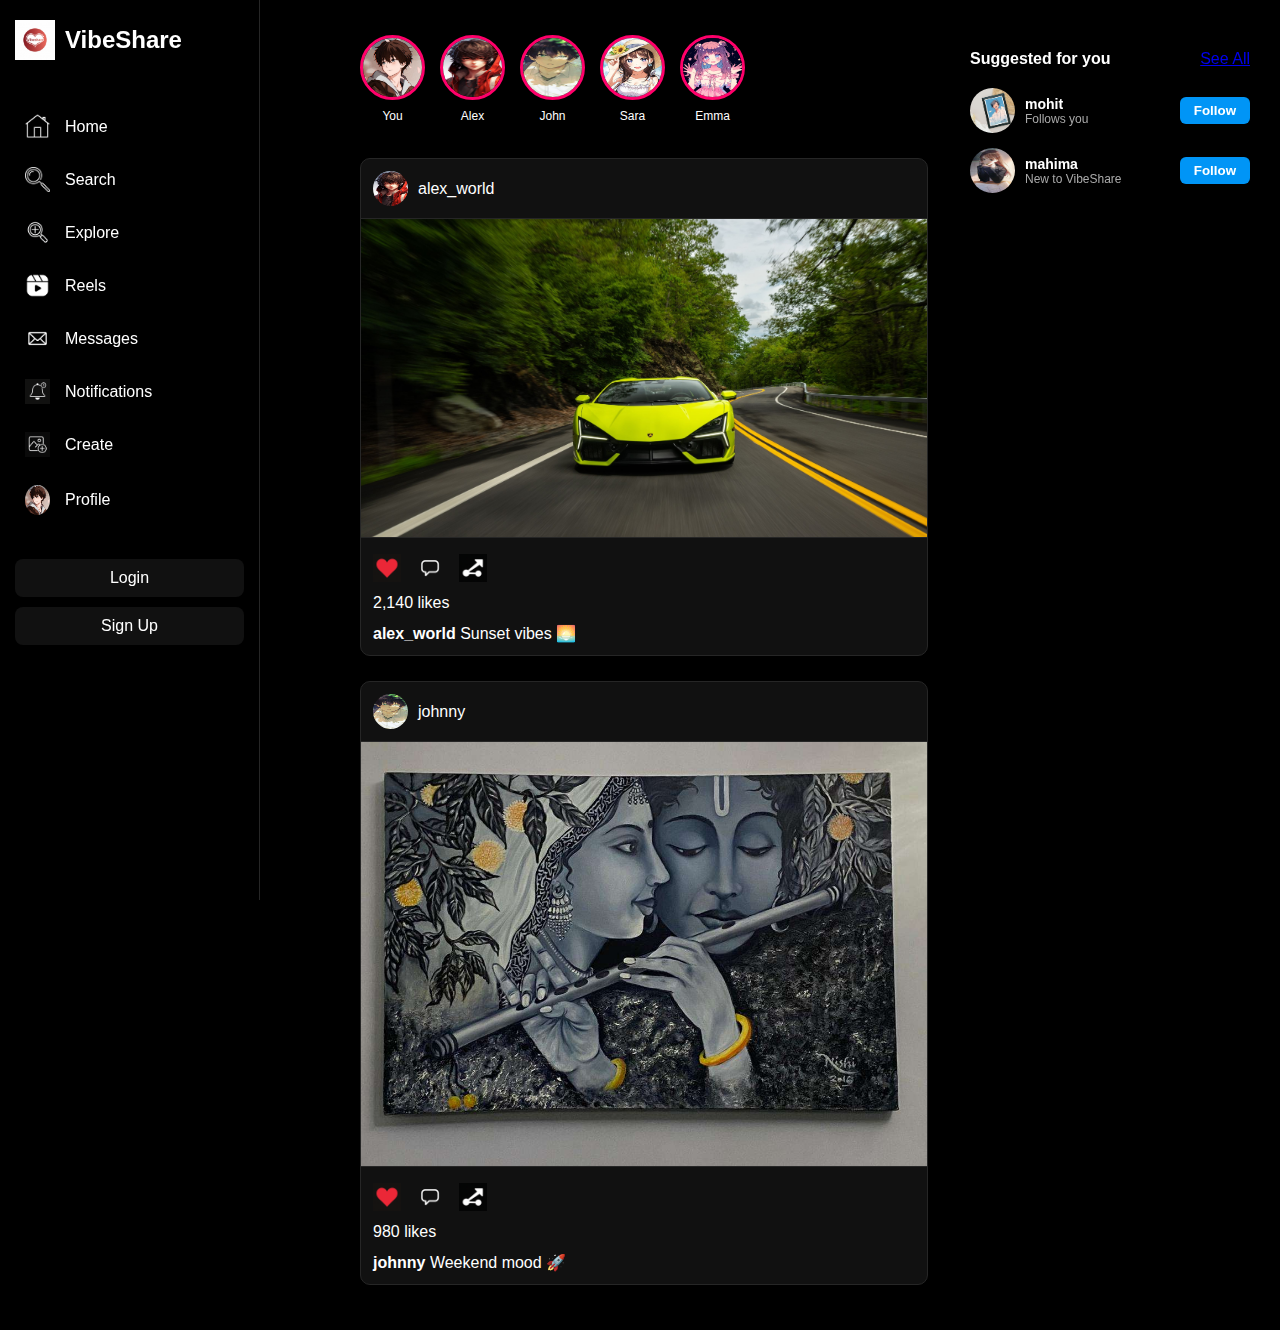
<file: index.html>
<!DOCTYPE html>
<html lang="en">
<head>
    <meta charset="UTF-8">
    <meta name="viewport" content="width=device-width, initial-scale=1.0">
    <title>VibeShare – Home</title>
    <link rel="stylesheet" href="css/index.css">
</head>
<body>

<!-- ✅ LEFT SIDEBAR -->
<aside class="sidebar">
    <div class="side-top">
        <img src="images/logo.png" class="side-logo">
        <h2>VibeShare</h2>
    </div>

    <!-- ❤️ UPDATED: ALL ITEMS ARE NOW CLICKABLE -->
    <ul class="menu">

        <li>
            <a href="index.html">
                <img src="images/icons/home.png">
                <span>Home</span>
            </a>
        </li>

        <li>
            <a href="search.html">
                <img src="images/icons/search.png">
                <span>Search</span>
            </a>
        </li>

        <li>
            <a href="explore.html">
                <img src="images/icons/explore.png">
                <span>Explore</span>
            </a>
        </li>

        <li>
            <a href="#">
                <img src="images/icons/reels.png">
                <span>Reels</span>
            </a>
        </li>

        <li>
            <a href="messages.html">
                <img src="images/icons/message.png">
                <span>Messages</span>
            </a>
        </li>

        <li>
            <a href="notifications.html">
                <img src="images/icons/notify.png">
                <span>Notifications</span>
            </a>
        </li>

        <li>
            <a href="upload.html">
                <img src="images/icons/upload.png">
                <span>Create</span>
            </a>
        </li>

        <li>
            <a href="profile.html">
                <img src="images/users/user1.png" class="menu-pfp">
                <span>Profile</span>
            </a>
        </li>

    </ul>

    <!-- ⭐ ADDED (so login & signup open properly) -->
    <div class="auth-buttons">
        <a href="login.html" class="auth-link">Login</a>
        <a href="signup.html" class="auth-link">Sign Up</a>
    </div>

</aside>


<!-- MAIN CONTENT -->
<main class="main">

    <!-- STORIES -->
    <section class="stories">
        <div class="story"><img src="images/users/user1.png"><p>You</p></div>
        <div class="story"><img src="images/users/user2.png"><p>Alex</p></div>
        <div class="story"><img src="images/users/user3.png"><p>John</p></div>
        <div class="story"><img src="images/users/user4.png"><p>Sara</p></div>
        <div class="story"><img src="images/users/user5.png"><p>Emma</p></div>
    </section>

    <!-- FEED -->
    <section class="feed">

        <div class="post">
            <div class="post-header">
                <img src="images/users/user2.png" class="post-user-img">
                <span class="post-user">alex_world</span>
            </div>

            <img src="images/posts/post1.jpg" class="post-img">

            <div class="post-actions">
                <img src="images/icons/like.png">
                <img src="images/icons/comment.png">
                <img src="images/icons/share.png">
            </div>

            <p class="likes">2,140 likes</p>
            <p class="caption"><strong>alex_world</strong> Sunset vibes 🌅</p>
        </div>

        <div class="post">
            <div class="post-header">
                <img src="images/users/user3.png" class="post-user-img">
                <span class="post-user">johnny</span>
            </div>

            <img src="images/posts/post2.jpg" class="post-img">

            <div class="post-actions">
                <img src="images/icons/like.png">
                <img src="images/icons/comment.png">
                <img src="images/icons/share.png">
            </div>

            <p class="likes">980 likes</p>
            <p class="caption"><strong>johnny</strong> Weekend mood 🚀</p>
        </div>

    </section>

</main>


<!-- RIGHT PANEL -->
<aside class="right-panel">
    <div class="suggestions-title">
        <h4>Suggested for you</h4>
        <a href="#">See All</a>
    </div>

    <div class="suggestion">
        <div class="sugg-info">
            <img src="images/users/user6.png">
            <div>
                <p class="sugg-user">mohit</p>
                <p class="sugg-follow">Follows you</p>
            </div>
        </div>
        <button class="follow-btn">Follow</button>
    </div>

    <div class="suggestion">
        <div class="sugg-info">
            <img src="images/users/user7.png">
            <div>
                <p class="sugg-user">mahima</p>
                <p class="sugg-follow">New to VibeShare</p>
            </div>
        </div>
        <button class="follow-btn">Follow</button>
    </div>
</aside>
<script src="main.js"></script>

</body>
</html>
</file>
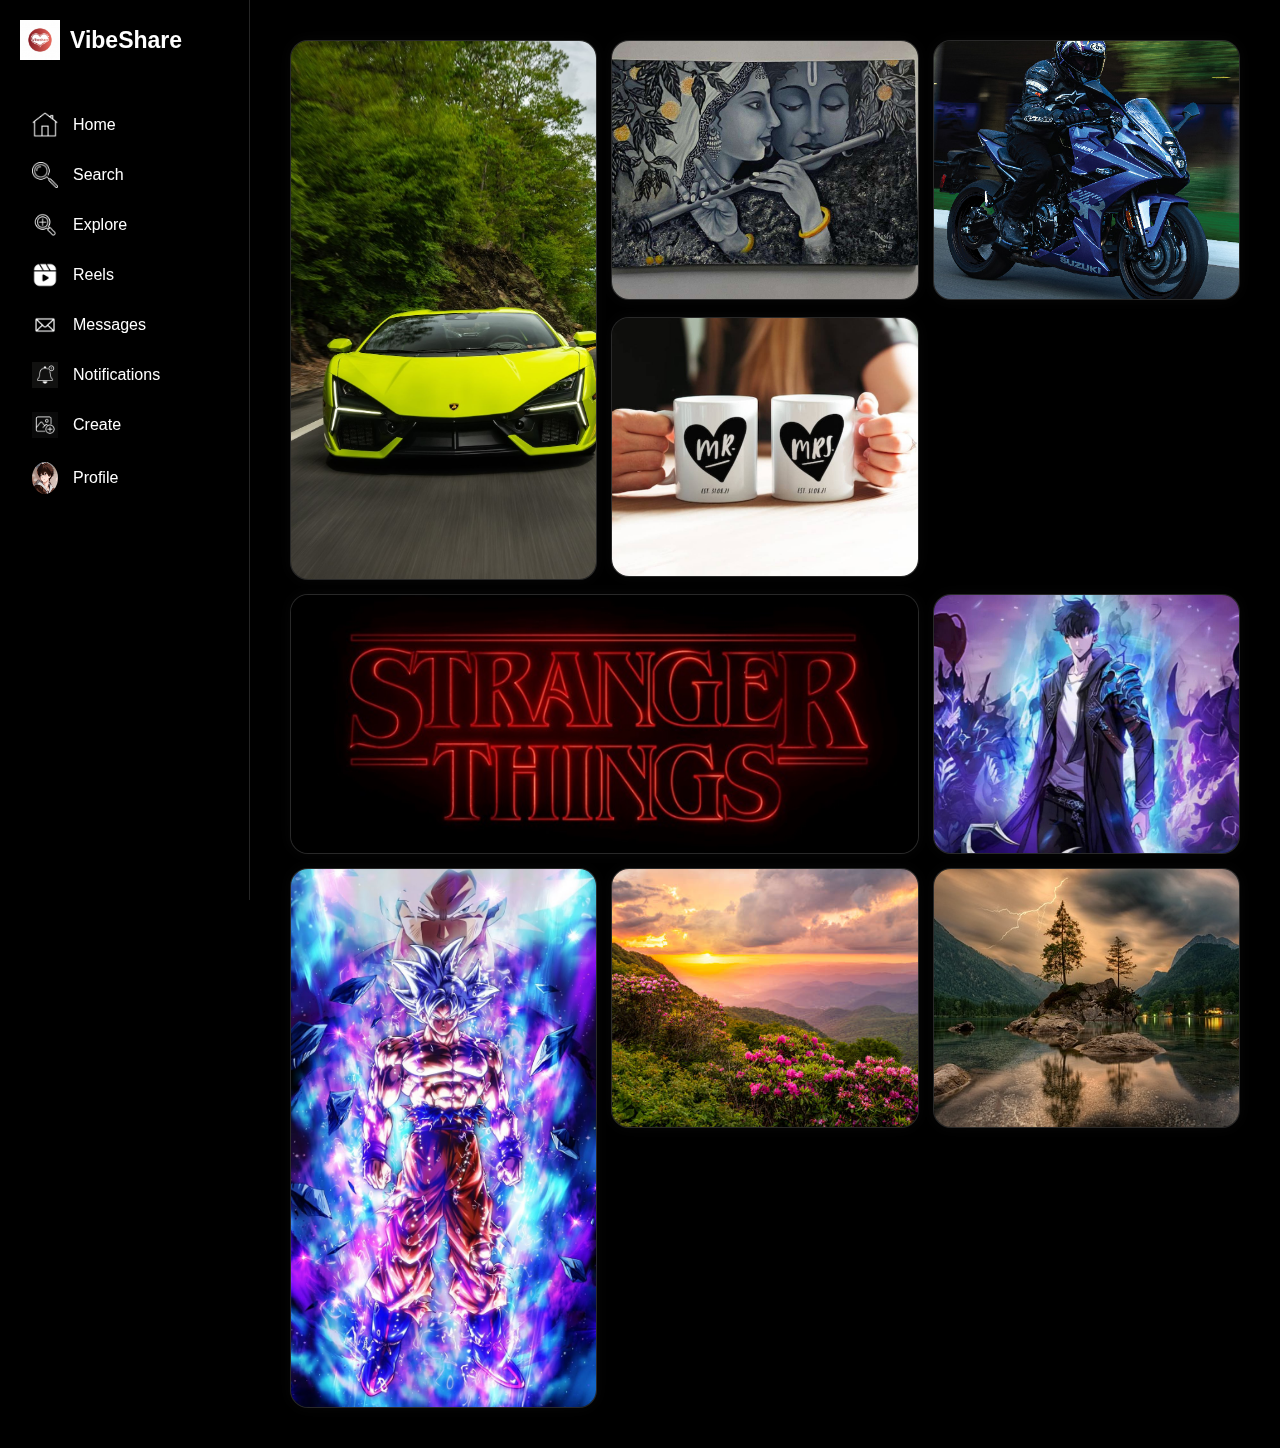
<file: explore.html>
<!DOCTYPE html>
<html lang="en">
<head>
    <meta charset="UTF-8">
    <meta name="viewport" content="width=device-width, initial-scale=1.0">
    <title>VibeShare – Explore</title>
    <link rel="stylesheet" href="css/explore.css">
</head>
<body>

<aside class="sidebar">
    <h2 class="brand"><img src="images/logo.png"> VibeShare</h2>

    <ul class="menu">
        <li><a href="index.html"><img src="images/icons/home.png"><span>Home</span></a></li>
        <li><a href="search.html"><img src="images/icons/search.png"><span>Search</span></a></li>
        <li><a href="explore.html"><img src="images/icons/explore.png"><span>Explore</span></a></li>
        <li><a href="#›"><img src="images/icons/reels.png"><span>Reels</span></a></li>
        <li><a href="messages.html"><img src="images/icons/message.png"><span>Messages</span></a></li>
        <li><a href="notifications.html"><img src="images/icons/notify.png"><span>Notifications</span></a></li>
        <li><a href="upload.html"><img src="images/icons/upload.png"><span>Create</span></a></li>
        <li><a href="profile.html"><img src="images/users/user1.png" class="menu-pfp"><span>Profile</span></a></li>
    </ul>
</aside>

<main class="explore-main">
    <section class="explore-grid">

        <div class="item tall"><img src="images/posts/post1.jpg"></div>
        <div class="item"><img src="images/posts/post2.jpg"></div>
        <div class="item"><img src="images/posts/post3.jpg"></div>

        <div class="item"><img src="images/posts/post4.jpg"></div>
        <div class="item wide"><img src="images/posts/post5.jpg"></div>
        <div class="item"><img src="images/posts/post6.jpg"></div>

        <div class="item tall"><img src="images/posts/post7.jpg"></div>
        <div class="item"><img src="images/posts/post8.jpg"></div>
        <div class="item"><img src="images/posts/post9.jpg"></div>

    </section>
</main>
<script src="main.js"></script>

</body>
</html>
</file>
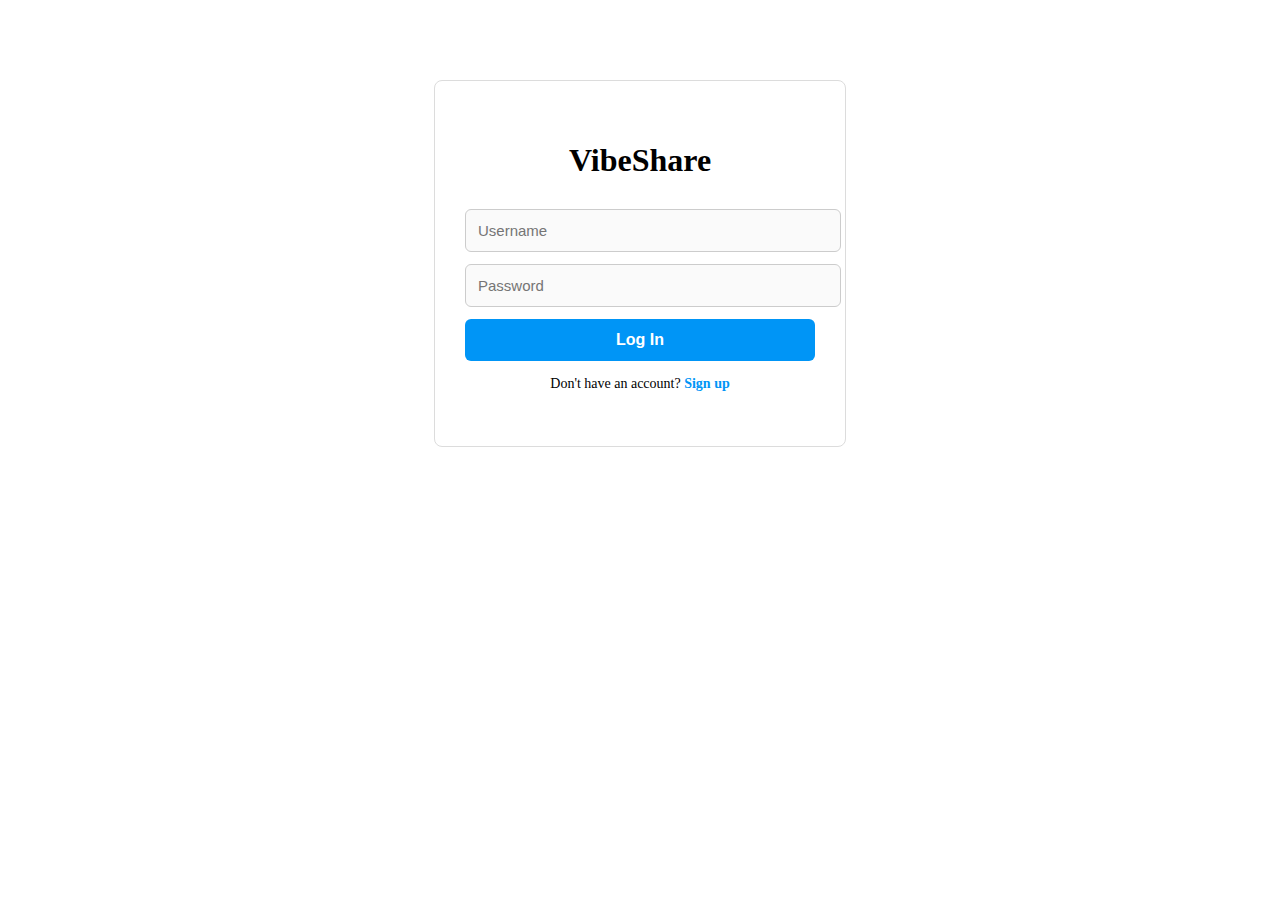
<file: login.html>
<!DOCTYPE html>
<html lang="en">
<head>
    <meta charset="UTF-8">
    <meta name="viewport" content="width=device-width, initial-scale=1.0">
    <title>VibeShare - Login</title>
    <link rel="stylesheet" href="css/login.css">
</head>

<body>

    <div class="login-box">

        <h1 class="logo">VibeShare</h1>

        <form>
            <input type="text" placeholder="Username" required>
            <input type="password" placeholder="Password" required>

            <button type="submit">Log In</button>
        </form>

        <p class="signup-text">
            Don't have an account?  
            <a href="signup.html">Sign up</a>
        </p>
    </div>
<script src="main.js"></script>

</body>
</html>
</file>
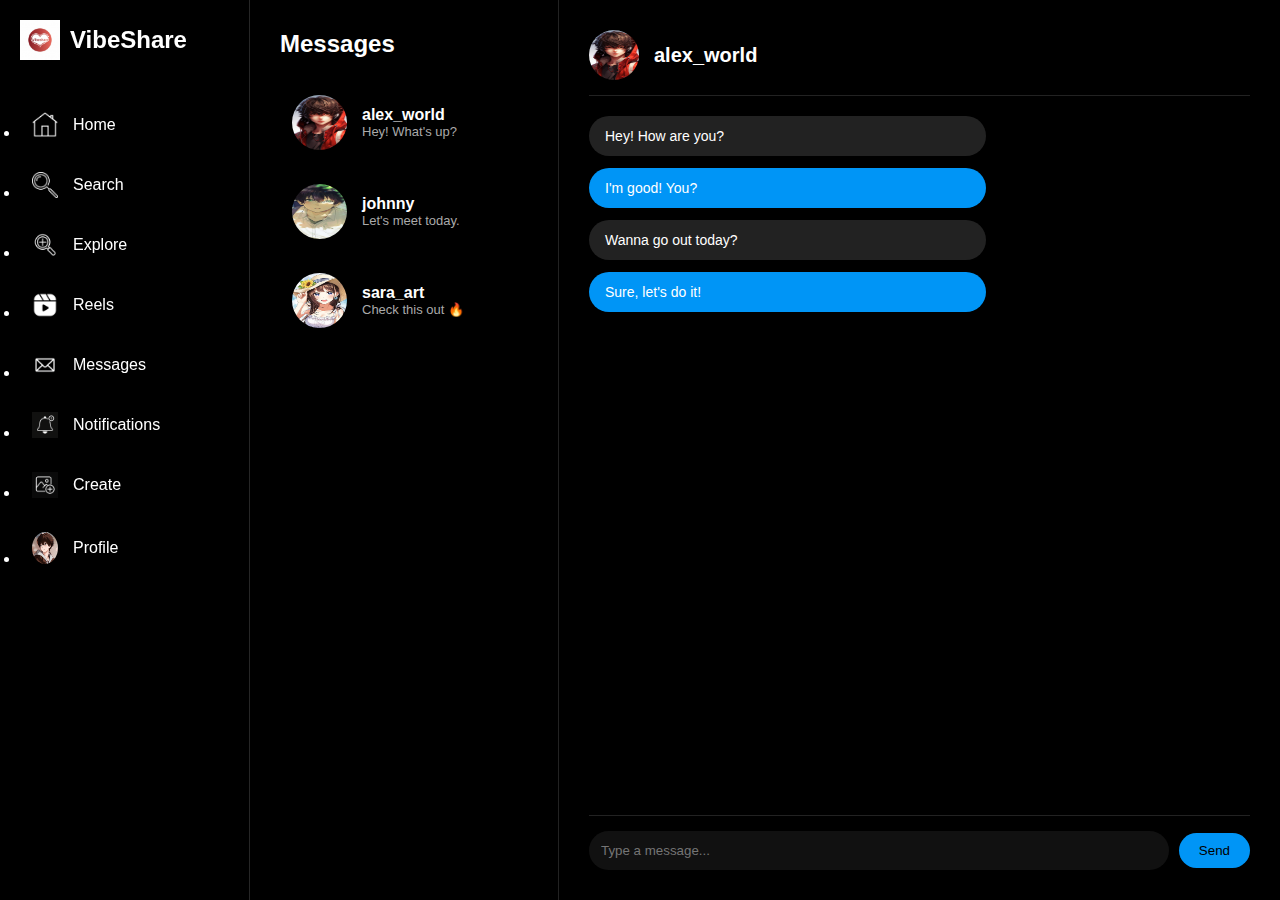
<file: messages.html>
<!DOCTYPE html>
<html lang="en">
<head>
    <meta charset="UTF-8">
    <meta name="viewport" content="width=device-width, initial-scale=1.0">
    <title>VibeShare – Messages</title>
    <link rel="stylesheet" href="css/messages.css">
</head>
<body>

<!-- SIDEBAR (same as other pages) -->
<aside class="sidebar">
    <h2 class="brand"><img src="images/logo.png"> VibeShare</h2>

    <ul class="menu">
        <li><a href="index.html"><img src="images/icons/home.png"><span>Home</span></a></li>
        <li><a href="search.html"><img src="images/icons/search.png"><span>Search</span></a></li>
        <li><a href="explore.html"><img src="images/icons/explore.png"><span>Explore</span></a></li>
        <li><a href="#"><img src="images/icons/reels.png"><span>Reels</span></a></li>
        <li><a href="messages.html"><img src="images/icons/message.png"><span>Messages</span></a></li>
        <li><a href="notifications.html"><img src="images/icons/notify.png"><span>Notifications</span></a></li>
        <li><a href="upload.html"><img src="images/icons/upload.png"><span>Create</span></a></li>
        <li><a href="profile.html"><img src="images/users/user1.png" class="menu-pfp"><span>Profile</span></a></li>
    </ul>
</aside>


<!-- MAIN MESSAGES PAGE -->
<main class="messages-main">

    <!-- LEFT CHAT LIST -->
    <section class="chat-list">

        <h2 class="section-title">Messages</h2>

        <div class="chat-user">
            <img src="images/users/user2.png">
            <div>
                <p class="name">alex_world</p>
                <p class="last-msg">Hey! What's up?</p>
            </div>
        </div>

        <div class="chat-user">
            <img src="images/users/user3.png">
            <div>
                <p class="name">johnny</p>
                <p class="last-msg">Let's meet today.</p>
            </div>
        </div>

        <div class="chat-user">
            <img src="images/users/user4.png">
            <div>
                <p class="name">sara_art</p>
                <p class="last-msg">Check this out 🔥</p>
            </div>
        </div>

    </section>


    <!-- RIGHT CHAT WINDOW -->
    <section class="chat-window">

        <div class="chat-header">
            <img src="images/users/user2.png">
            <h3>alex_world</h3>
        </div>

        <div class="messages-area">
            <div class="msg msg-received">Hey! How are you?</div>
            <div class="msg msg-sent">I'm good! You?</div>
            <div class="msg msg-received">Wanna go out today?</div>
            <div class="msg msg-sent">Sure, let's do it!</div>
        </div>

        <div class="send-box">
            <input type="text" placeholder="Type a message...">
            <button>Send</button>
        </div>

    </section>

</main>
<script src="main.js"></script>

</body>
</html>
</file>
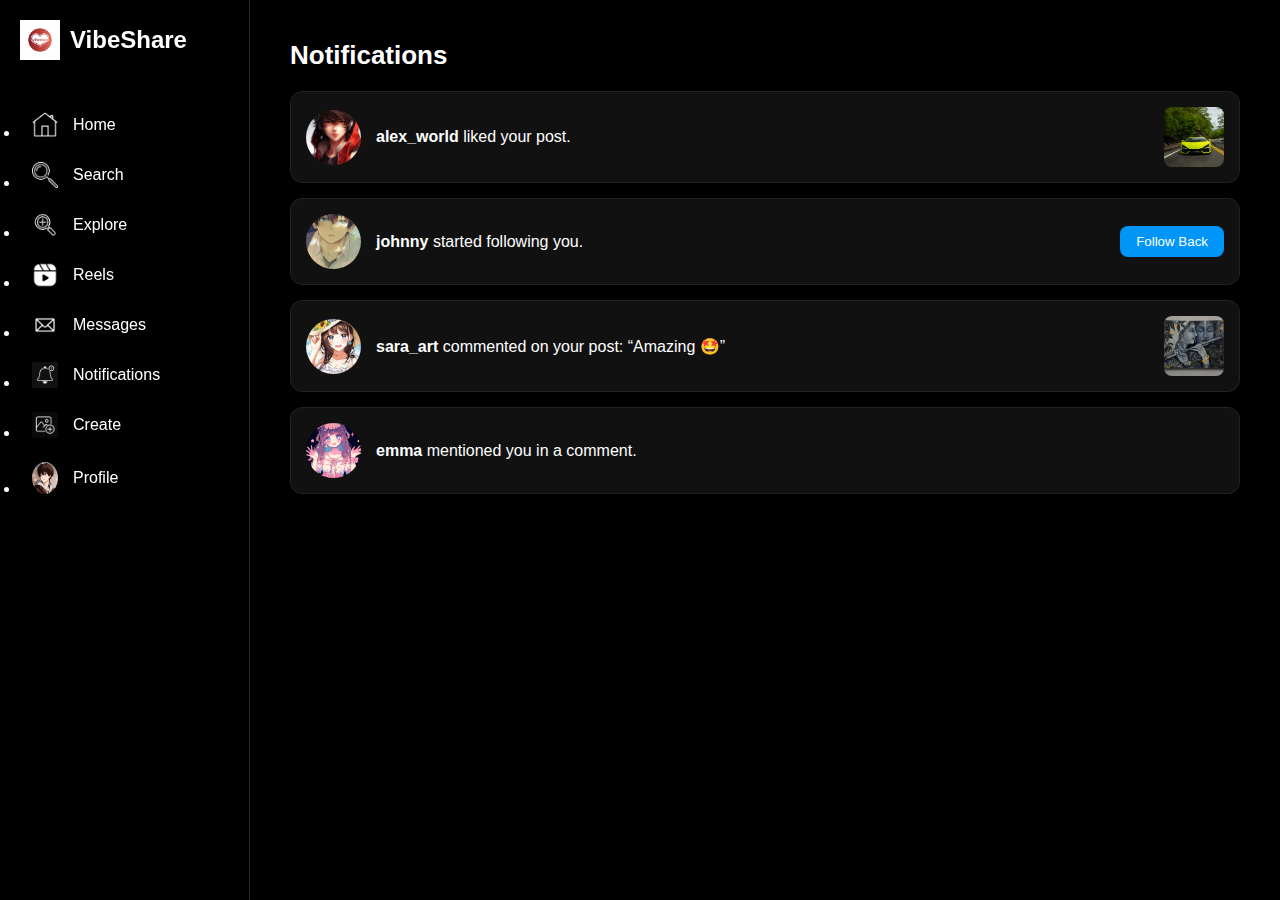
<file: notifications.html>
<!DOCTYPE html>
<html lang="en">
<head>
    <meta charset="UTF-8">
    <meta name="viewport" content="width=device-width, initial-scale=1.0">
    <title>VibeShare – Notifications</title>
    <link rel="stylesheet" href="css/notifications.css">
</head>
<body>

<!-- SIDEBAR -->
<aside class="sidebar">
    <h2 class="brand"><img src="images/logo.png"> VibeShare</h2>

    <ul class="menu">
        <li><a href="index.html"><img src="images/icons/home.png"><span>Home</span></a></li>
        <li><a href="search.html"><img src="images/icons/search.png"><span>Search</span></a></li>
        <li><a href="explore.html"><img src="images/icons/explore.png"><span>Explore</span></a></li>
        <li><a href="#"><img src="images/icons/reels.png"><span>Reels</span></a></li>
        <li><a href="messages.html"><img src="images/icons/message.png"><span>Messages</span></a></li>
        <li><a href="notifications.html"><img src="images/icons/notify.png"><span>Notifications</span></a></li>
        <li><a href="upload.html"><img src="images/icons/upload.png"><span>Create</span></a></li>
        <li><a href="profile.html"><img src="images/users/user1.png" class="menu-pfp"><span>Profile</span></a></li>
    </ul>
</aside>


<!-- MAIN NOTIFICATIONS AREA -->
<main class="notify-main">

    <h2 class="title">Notifications</h2>

    <!-- Notification 1 -->
    <div class="notify-card">
        <img src="images/users/user2.png" class="notify-pic">
        <p><strong>alex_world</strong> liked your post.</p>
        <img src="images/posts/post1.jpg" class="notify-preview">
    </div>

    <!-- Notification 2 -->
    <div class="notify-card">
        <img src="images/users/user3.png" class="notify-pic">
        <p><strong>johnny</strong> started following you.</p>
        <button class="follow-btn">Follow Back</button>
    </div>

    <!-- Notification 3 -->
    <div class="notify-card">
        <img src="images/users/user4.png" class="notify-pic">
        <p><strong>sara_art</strong> commented on your post: “Amazing 🤩”</p>
        <img src="images/posts/post2.jpg" class="notify-preview">
    </div>

    <!-- Notification 4 -->
    <div class="notify-card">
        <img src="images/users/user5.png" class="notify-pic">
        <p><strong>emma</strong> mentioned you in a comment.</p>
    </div>

</main>
<script src="main.js"></script>

</body>
</html>
</file>
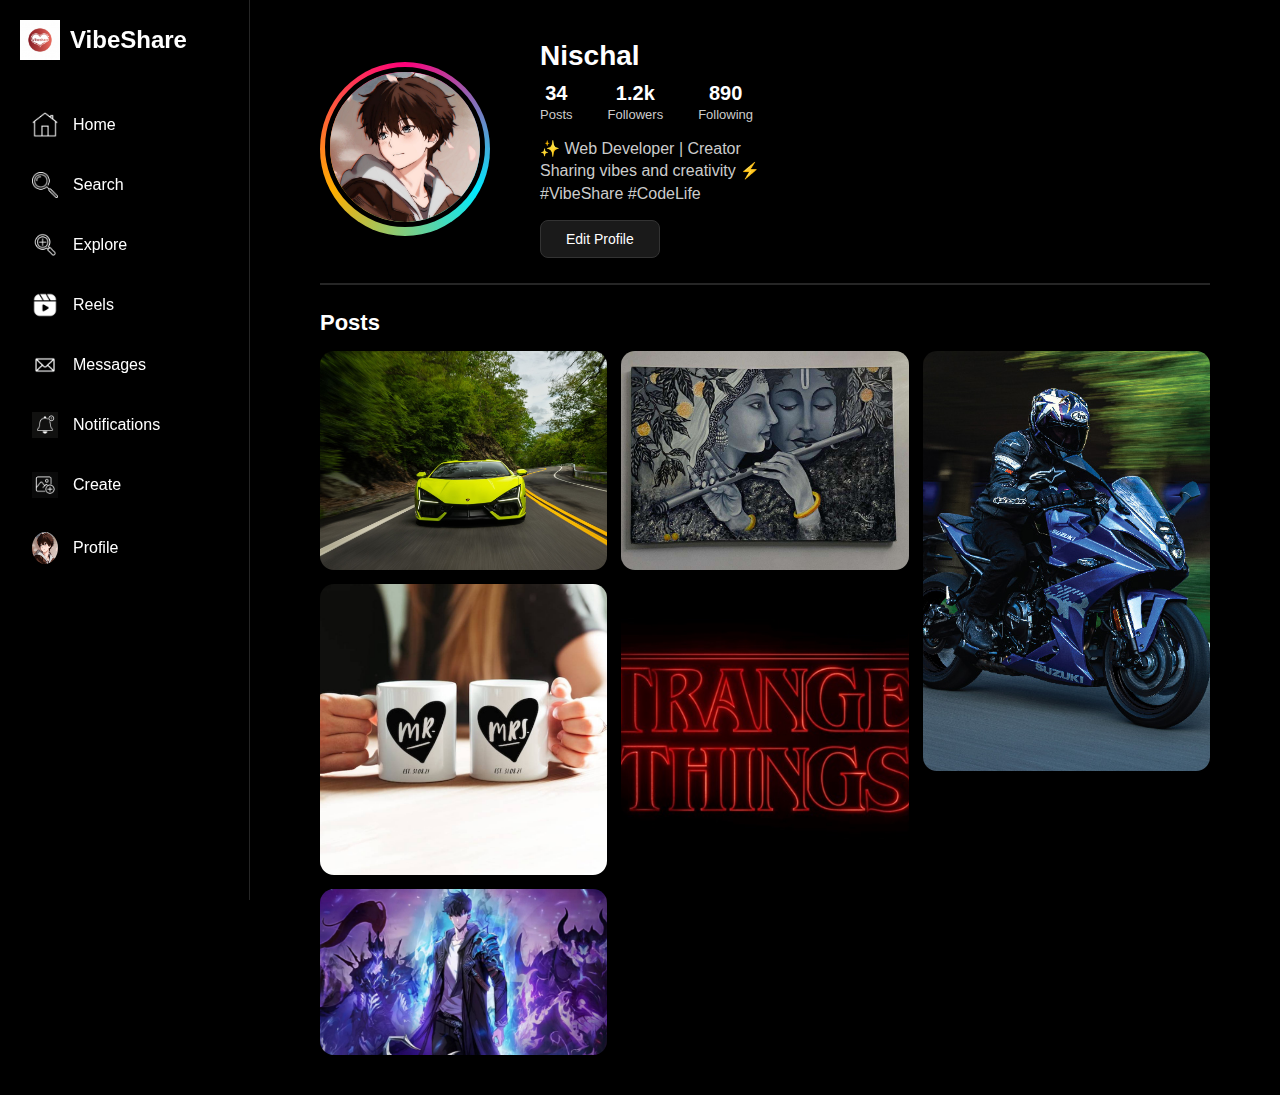
<file: profile.html>
<!DOCTYPE html>
<html lang="en">
<head>
    <meta charset="UTF-8">
    <meta name="viewport" content="width=device-width, initial-scale=1.0">
    <title>VibeShare – Profile</title>
    <link rel="stylesheet" href="css/profile.css">
</head>
<body>

<!-- SIDEBAR (same style in all pages) -->
<aside class="sidebar">
    <h2 class="brand"><img src="images/logo.png"> VibeShare</h2>

    <ul class="menu">
        <li><a href="index.html"><img src="images/icons/home.png"><span>Home</span></a></li>
        <li><a href="search.html"><img src="images/icons/search.png"><span>Search</span></a></li>
        <li><a href="explore.html"><img src="images/icons/explore.png"><span>Explore</span></a></li>
        <li><a href="#"><img src="images/icons/reels.png"><span>Reels</span></a></li>
        <li><a href="messages.html"><img src="images/icons/message.png"><span>Messages</span></a></li>
        <li><a href="notifications.html"><img src="images/icons/notify.png"><span>Notifications</span></a></li>
        <li><a href="upload.html"><img src="images/icons/upload.png"><span>Create</span></a></li>
        <li><a href="profile.html"><img src="images/users/user1.png" class="menu-pfp"><span>Profile</span></a></li>
    </ul>
</aside>

<!-- MAIN PROFILE AREA -->
<main class="profile-main">

    <!-- HEADER -->
    <section class="profile-header">

        <div class="profile-ring">
            <img src="images/users/user1.png" class="profile-pic">
        </div>

        <div class="info">
            <h2 class="username">Nischal</h2>

            <div class="stats">
                <div><strong>34</strong><span>Posts</span></div>
                <div><strong>1.2k</strong><span>Followers</span></div>
                <div><strong>890</strong><span>Following</span></div>
            </div>

            <p class="bio">
                ✨ Web Developer | Creator<br>
                Sharing vibes and creativity ⚡<br>
                #VibeShare #CodeLife
            </p>

            <button class="edit-btn">Edit Profile</button>
        </div>

    </section>

    <hr class="divider">

    <h2 class="posts-title">Posts</h2>

    <!-- POSTS GRID -->
    <section class="posts-grid">
        <div class="p-item"><img src="images/posts/post1.jpg"></div>
        <div class="p-item"><img src="images/posts/post2.jpg"></div>
        <div class="p-item tall"><img src="images/posts/post3.jpg"></div>
        <div class="p-item"><img src="images/posts/post4.jpg"></div>
        <div class="p-item"><img src="images/posts/post5.jpg"></div>
        <div class="p-item"><img src="images/posts/post6.jpg"></div>
    </section>

</main>
<script src="main.js"></script>

</body>
</html>
</file>
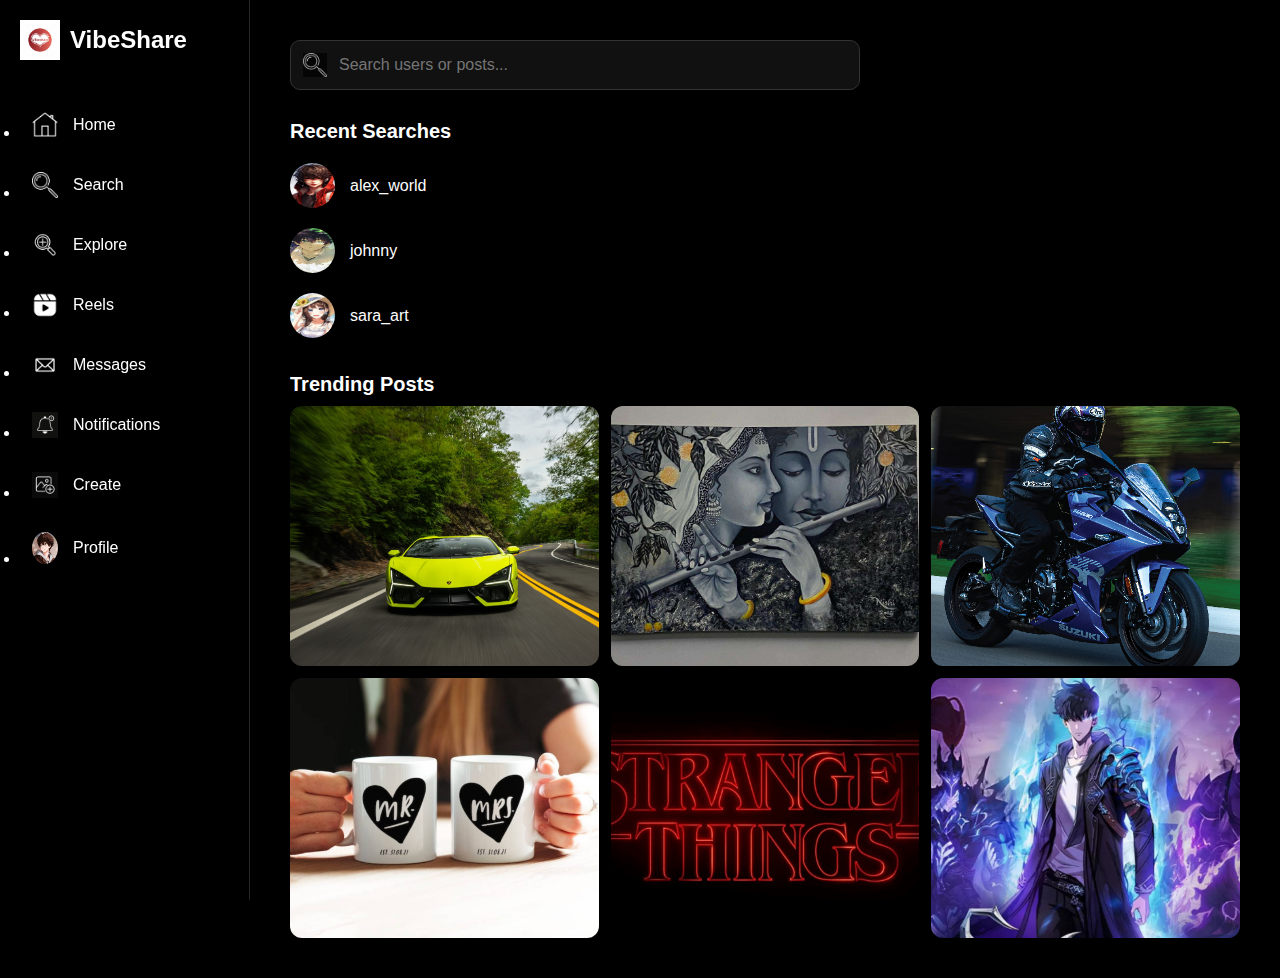
<file: search.html>
<!DOCTYPE html>
<html lang="en">
<head>
    <meta charset="UTF-8">
    <meta name="viewport" content="width=device-width, initial-scale=1.0">
    <title>VibeShare – Search</title>
    <link rel="stylesheet" href="css/search.css">
</head>
<body>

<!-- SIDEBAR (same for all pages) -->
<aside class="sidebar">
    <h2 class="brand"><img src="images/logo.png"> VibeShare</h2>

    <ul class="menu">
        <li><a href="index.html"><img src="images/icons/home.png"><span>Home</span></a></li>
        <li><a href="search.html"><img src="images/icons/search.png"><span>Search</span></a></li>
        <li><a href="explore.html"><img src="images/icons/explore.png"><span>Explore</span></a></li>
        <li><a href="#"><img src="images/icons/reels.png"><span>Reels</span></a></li>
        <li><a href="messages.html"><img src="images/icons/message.png"><span>Messages</span></a></li>
        <li><a href="notifications.html"><img src="images/icons/notify.png"><span>Notifications</span></a></li>
        <li><a href="upload.html"><img src="images/icons/upload.png"><span>Create</span></a></li>
        <li><a href="profile.html"><img src="images/users/user1.png" class="menu-pfp"><span>Profile</span></a></li>
    </ul>
</aside>


<!-- MAIN SEARCH AREA -->
<main class="search-main">

    <div class="search-box">
        <img src="images/icons/search.png" class="search-icon">
        <input type="text" placeholder="Search users or posts...">
    </div>

    <h3 class="section-title">Recent Searches</h3>

    <div class="recent-list">
        <div class="recent-item">
            <img src="images/users/user2.png">
            <span>alex_world</span>
        </div>

        <div class="recent-item">
            <img src="images/users/user3.png">
            <span>johnny</span>
        </div>

        <div class="recent-item">
            <img src="images/users/user4.png">
            <span>sara_art</span>
        </div>
    </div>


    <h3 class="section-title">Trending Posts</h3>

    <section class="trend-grid">
        <img src="images/posts/post1.jpg">
        <img src="images/posts/post2.jpg">
        <img src="images/posts/post3.jpg">
        <img src="images/posts/post4.jpg">
        <img src="images/posts/post5.jpg">
        <img src="images/posts/post6.jpg">
    </section>

</main>
<script src="main.js"></script>

</body>
</html>
</file>
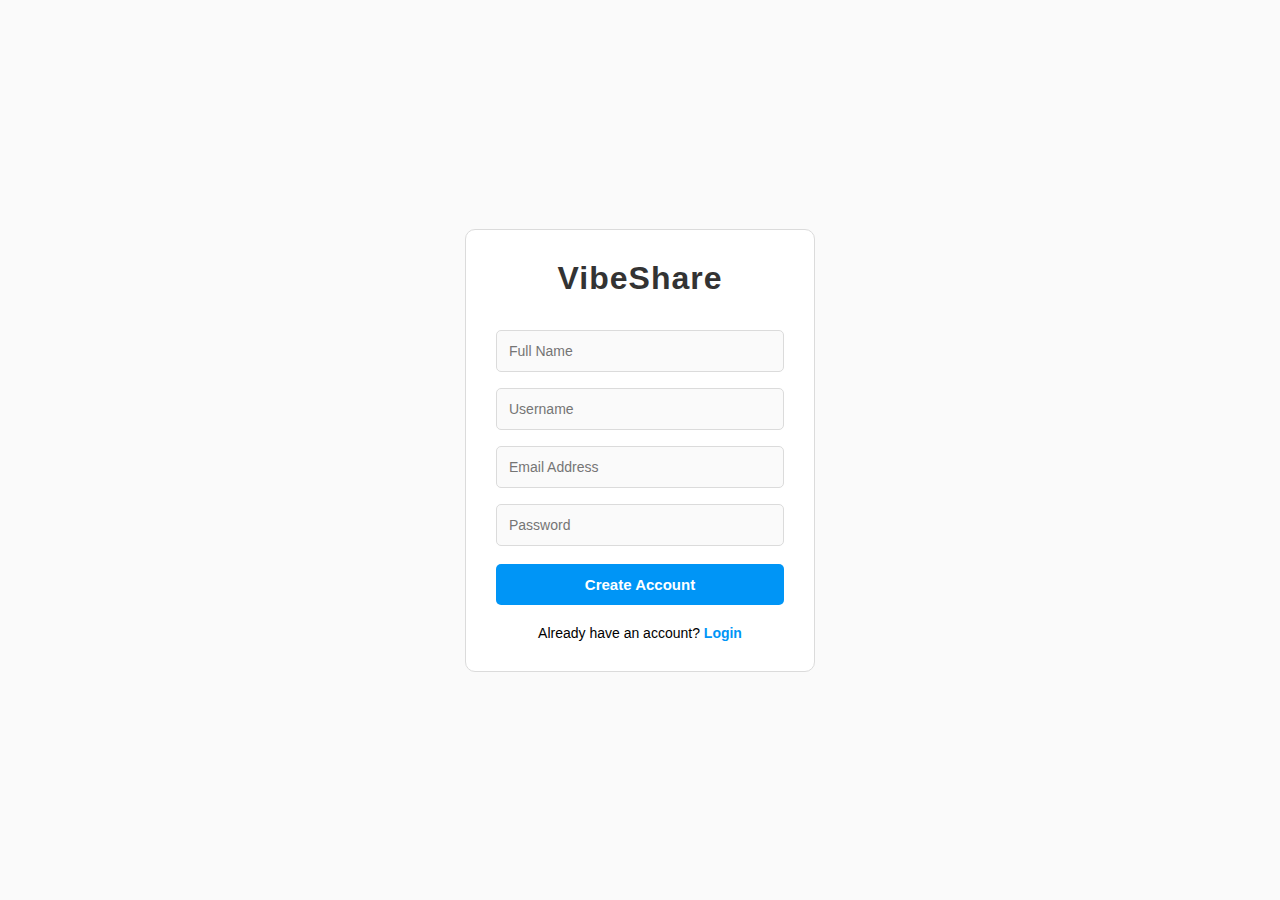
<file: signup.html>
<!DOCTYPE html>
<html lang="en">
<head>
    <meta charset="UTF-8">
    <meta name="viewport" content="width=device-width, initial-scale=1.0">
    <title>VibeShare | Sign Up</title>
    <link rel="stylesheet" href="css/signup.css">
</head>
<body>

    <div class="container">
        <div class="card">
            <h1 class="logo">VibeShare</h1>

            <form>
                <input type="text" placeholder="Full Name" required>
                <input type="text" placeholder="Username" required>
                <input type="email" placeholder="Email Address" required>
                <input type="password" placeholder="Password" required>

                <button type="submit">Create Account</button>
            </form>

            <p class="switch">
                Already have an account? <a href="login.html">Login</a>
            </p>
        </div>
    </div>
<script src="main.js"></script>

</body>
</html>
</file>
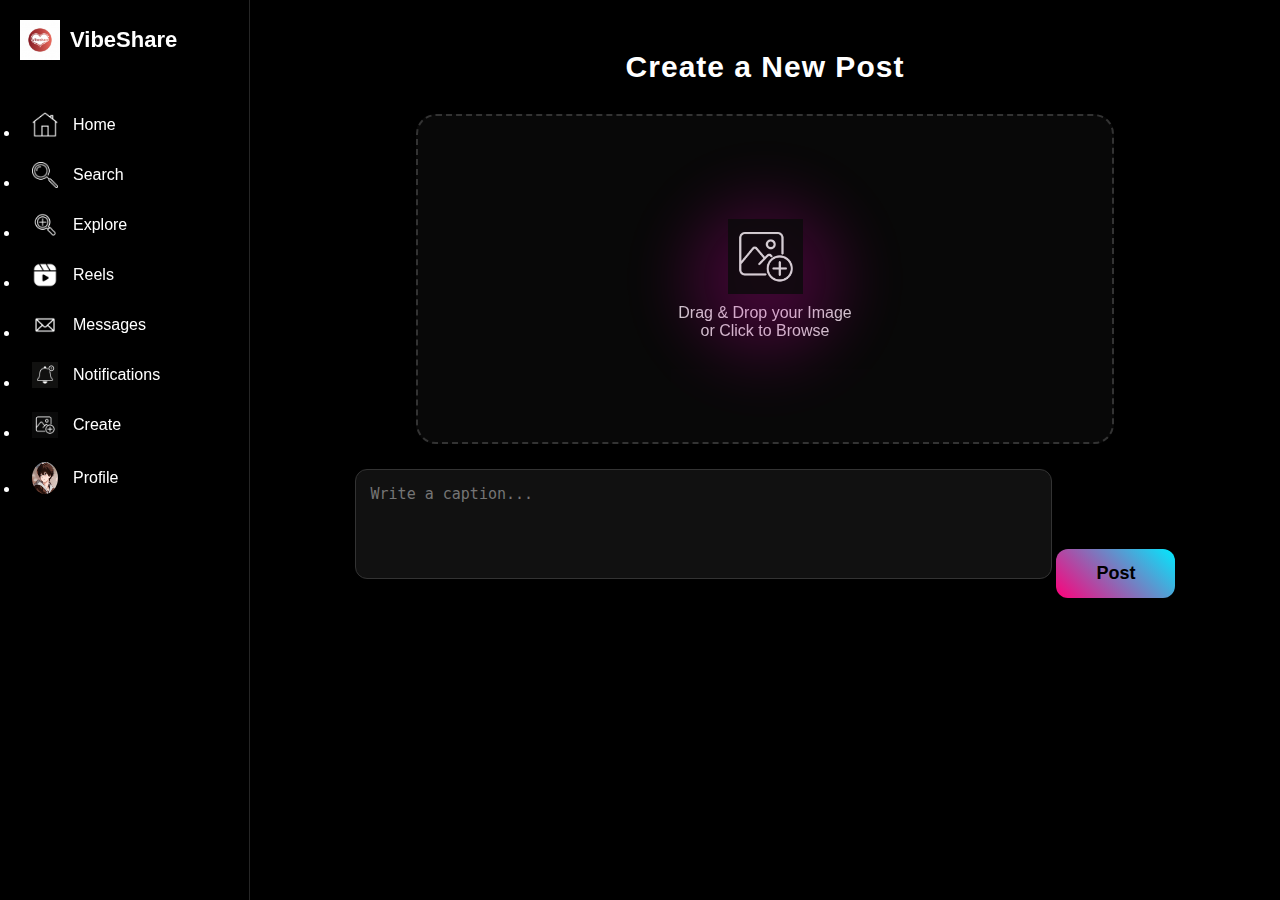
<file: upload.html>
<!DOCTYPE html>
<html lang="en">
<head>
    <meta charset="UTF-8">
    <meta name="viewport" content="width=device-width, initial-scale=1.0">
    <title>VibeShare – Upload</title>
    <link rel="stylesheet" href="css/upload.css">
</head>
<body>

<!-- SIDEBAR (same as your other pages) -->
<aside class="sidebar">
    <h2 class="brand"><img src="images/logo.png"> VibeShare</h2>

    <ul class="menu">
        <li><a href="index.html"><img src="images/icons/home.png"><span>Home</span></a></li>
        <li><a href="search.html"><img src="images/icons/search.png"><span>Search</span></a></li>
        <li><a href="explore.html"><img src="images/icons/explore.png"><span>Explore</span></a></li>
        <li><a href="#"><img src="images/icons/reels.png"><span>Reels</span></a></li>
        <li><a href="messages.html"><img src="images/icons/message.png"><span>Messages</span></a></li>
        <li><a href="notifications.html"><img src="images/icons/notify.png"><span>Notifications</span></a></li>
        <li><a href="upload.html"><img src="images/icons/upload.png"><span>Create</span></a></li>
        <li><a href="profile.html"><img src="images/users/user1.png" class="menu-pfp"><span>Profile</span></a></li>
    </ul>
</aside>


<!-- MAIN AREA -->
<main class="upload-main">

    <h2 class="title">Create a New Post</h2>

    <div class="upload-box" id="drop-zone">

        <div class="floating-icon"></div>

        <img src="images/icons/upload.png" class="upload-icon">
        <p>Drag & Drop your Image<br>or Click to Browse</p>

        <input type="file" id="file-input" accept="image/*" hidden>

        <img id="preview" class="preview-img">
    </div>

    <textarea class="caption-box" placeholder="Write a caption..."></textarea>

    <button class="post-btn">Post</button>

</main>


<script src="main.js"></script>

</body>
</html>
</file>
<file: css/index.css>
* {
    margin: 0;
    padding: 0;
    box-sizing: border-box;
}

body {
    background: #000;
    font-family: Arial, sans-serif;
    color: #fff;
    display: flex;
    overflow-x: hidden;
}


.sidebar {
    width: 260px;
    height: 100vh;
    padding: 20px 15px;
    border-right: 1px solid #262626;
    position: fixed;
    top: 0;
    left: 0;
}

.side-top {
    display: flex;
    align-items: center;
    gap: 10px;
    margin-bottom: 40px;
}

.side-logo {
    width: 40px;
}

.menu {
    list-style: none;
}

.menu li {
    display: flex;
    align-items: center;
    gap: 15px;
    padding: 14px 10px;
    border-radius: 10px;
    cursor: pointer;
}
.menu li a {
    display: flex;
    align-items: center;
    gap: 15px;
    text-decoration: none;
    color: white;
    width: 100%;
}


.menu li:hover {
    background: #1a1a1a;
}

.menu img {
    width: 25px;
}

.menu-pfp {
    width: 30px;
    height: 30px;
    border-radius: 50%;
}

.main {
    margin-left: 260px;
    width: 60%;
    padding: 20px 100px;
}

.stories {
    display: flex;
    gap: 15px;
    padding: 15px 0;
    overflow-x: auto;
}



.story img {
    width: 65px;
    height: 65px;
    border-radius: 50%;
    border: 3px solid #ff006a;
}

.story p {
    text-align: center;
    margin-top: 5px;
    font-size: 12px;
}

.feed {
    margin-top: 20px;
}

.post {
    background: #111;
    border: 1px solid #262626;
    border-radius: 10px;
    margin-bottom: 25px;
}

.post-header {
    display: flex;
    align-items: center;
    padding: 12px;
    gap: 10px;
}

.post-user-img {
    width: 35px;
    height: 35px;
    border-radius: 50%;
}

.post-img {
    width: 100%;
    border-top: 1px solid #262626;
    border-bottom: 1px solid #262626;
}

.post-actions {
    display: flex;
    gap: 15px;
    padding: 12px;
}

.post-actions img {
    width: 28px;
    cursor: pointer;
}

.likes, .caption {
    padding: 0 12px 12px 12px;
}

.right-panel {
    width: 300px;
    padding: 30px 10px;
    position: fixed;
    right: 20px;
    top: 20px;
}

.suggestions-title {
    display: flex;
    justify-content: space-between;
    margin-bottom: 20px;
}

.suggestion {
    display: flex;
    justify-content: space-between;
    align-items: center;
    margin-bottom: 15px;
}

.sugg-info {
    display: flex;
    gap: 10px;
    align-items: center;
}

.sugg-info img {
    width: 45px;
    height: 45px;
    border-radius: 50%;
}

.sugg-user {
    font-size: 14px;
    font-weight: bold;
}

.sugg-follow {
    font-size: 12px;
    color: #aaa;
}

.follow-btn {
    padding: 6px 14px;
    background: #0095f6;
    color: white;
    border: none;
    border-radius: 6px;
    cursor: pointer;
    font-weight: bold;
}

.follow-btn:hover {
    background: #007ad6;
}

.auth-buttons{
    margin-top:30px;
}

.auth-link{
    display:block;
    color:white;
    text-decoration:none;
    padding:10px;
    background:#111;
    border-radius:8px;
    margin-bottom:10px;
    text-align:center;
    transition:0.3s;
}

.auth-link:hover{
    background:#222;
}
</file>
<file: css/login.css>
* GENERAL */
body {
    margin: 0;
    padding: 0;
    background: #fafafa;
    font-family: Arial, sans-serif;
}

/* LOGIN BOX */
.login-box {
    width: 350px;
    padding: 40px 30px;
    margin: 80px auto;
    background: #fff;
    border: 1px solid #dcdcdc;
    border-radius: 8px;
    text-align: center;
}

.logo {
    font-size: 32px;
    font-weight: bold;
    margin-bottom: 30px;
}

/* INPUTS */
input {
    width: 100%;
    padding: 12px;
    margin-bottom: 12px;
    border-radius: 6px;
    border: 1px solid #ccc;
    background: #fafafa;
    font-size: 15px;
}

/* BUTTON */
button {
    width: 100%;
    padding: 12px;
    background: #0095f6;
    border: none;
    color: white;
    font-size: 16px;
    font-weight: bold;
    border-radius: 6px;
    cursor: pointer;
}

button:hover {
    background: #0078cc;
}

/* SIGN UP TEXT */
.signup-text {
    margin-top: 15px;
    font-size: 14px;
}

.signup-text a {
    color: #0095f6;
    text-decoration: none;
    font-weight: bold;
}

/* RESPONSIVE */
@media (max-width: 450px) {
    .login-box {
        width: 90%;
        margin-top: 120px;
    }
}
</file>
<file: css/messages.css>
*{
    margin:0;
    padding:0;
    box-sizing:border-box;
}

body{
    background:#000;
    color:white;
    font-family:Arial, sans-serif;
    display:flex;
    overflow:hidden;
}

.sidebar{
    width:250px;
    height:100vh;
    position:fixed;
    border-right:1px solid #262626;
    background:rgba(0,0,0,0.4);
    backdrop-filter:blur(12px);
    padding:20px;
}

.brand{
    display:flex;
    align-items:center;
    gap:10px;
    margin-bottom:40px;
}
.brand img{ width:40px; }

.menu li{
    margin-bottom:10px;
}
.menu li a{
    display:flex;
    align-items:center;
    gap:15px;
    text-decoration:none;
    color:white;
    padding:12px;
    border-radius:10px;
    transition:0.3s;
}
.menu li a:hover{
    background:#111;
    transform:translateX(8px);
}
.menu img{
    width:26px;
}
.menu-pfp{
    width:32px;
    height:32px;
    border-radius:50%;
}

.messages-main{
    margin-left:250px;
    display:flex;
    width:100%;
    height:100vh;
}

.chat-list{
    width:30%;
    padding:30px;
    border-right:1px solid #222;
    overflow-y:auto;
}

.section-title{
    font-size:24px;
    margin-bottom:25px;
}

.chat-user{
    display:flex;
    align-items:center;
    gap:15px;
    padding:12px;
    border-radius:12px;
    cursor:pointer;
    transition:0.3s;
    margin-bottom:10px;
}
.chat-user:hover{
    background:#111;
}
.chat-user img{
    width:55px;
    height:55px;
    border-radius:50%;
}
.chat-user .name{
    font-weight:bold;
    font-size:16px;
}
.last-msg{
    color:#aaa;
    font-size:13px;
}

.chat-window{
    width:70%;
    display:flex;
    flex-direction:column;
    padding:30px;
    position:relative;
}

.chat-header{
    display:flex;
    align-items:center;
    gap:15px;
    padding-bottom:15px;
    border-bottom:1px solid #222;
}
.chat-header img{
    width:50px;
    height:50px;
    border-radius:50%;
}
.chat-header h3{
    font-size:20px;
}

.messages-area{
    flex:1;
    padding:20px 0;
    overflow-y:auto;
}

.msg{
    max-width:60%;
    padding:12px 16px;
    border-radius:20px;
    margin-bottom:12px;
    font-size:14px;
}

.msg-received{
    background:#222;
    align-self:flex-start;
}

.msg-sent{
    background:#0095f6;
    align-self:flex-end;
}

.send-box{
    display:flex;
    align-items:center;
    gap:10px;
    border-top:1px solid #222;
    padding-top:15px;
}

.send-box input{
    width:100%;
    padding:12px;
    border-radius:30px;
    border:none;
    background:#111;
    color:white;
    outline:none;
}
.send-box button{
    background:#0095f6;
    border:none;
    padding:10px 20px;
    border-radius:25px;
    cursor:pointer;
    transition:0.3s;
}
.send-box button:hover{
    background:#007ad1;
}

@media(max-width:900px){
    .chat-list{ width:40%; }
    .chat-window{ width:60%; }
}
@media(max-width:600px){
    .sidebar{ display:none; }
    .messages-main{ margin-left:0; }
    .chat-list{ display:none; }
    .chat-window{ width:100%; }
}
</file>
<file: css/signup.css>
/* Remove all margin sliding issues */
* {
    margin: 0;
    padding: 0;
    box-sizing: border-box;
}

body {
    font-family: Arial, sans-serif;
    background: #fafafa;
    display: flex;
    justify-content: center;
    align-items: center;
    height: 100vh;
    overflow-x: hidden;
}

.container {
    width: 100%;
    display: flex;
    justify-content: center;
}

.card {
    width: 350px;
    background: white;
    padding: 30px;
    border: 1px solid #dbdbdb;
    text-align: center;
    border-radius: 10px;
}

.logo {
    font-size: 32px;
    font-weight: bold;
    margin-bottom: 25px;
    color: #333;
    letter-spacing: 1px;
}

form input {
    width: 100%;
    padding: 12px;
    margin: 8px 0;
    font-size: 14px;
    border: 1px solid #dbdbdb;
    border-radius: 5px;
    background: #fafafa;
}

button {
    width: 100%;
    padding: 12px;
    margin-top: 10px;
    background: #0095f6;
    color: white;
    border: none;
    font-size: 15px;
    font-weight: bold;
    border-radius: 5px;
    cursor: pointer;
}

button:hover {
    background: #007ed6;
}

.switch {
    margin-top: 20px;
    font-size: 14px;
}

.switch a {
    color: #0095f6;
    text-decoration: none;
    font-weight: bold;
}
</file>
<file: css/explore.css>
/* RESET */
*{
    margin:0;
    padding:0;
    box-sizing:border-box;
}

body{
    background:#000;
    color:#fff;
    font-family:Arial, sans-serif;
    display:flex;
    overflow-x:hidden;
}

/* ————————————————
      SIDEBAR (UNCHANGED)
   ———————————————— */
.sidebar{
    width:250px;
    height:100vh;
    padding:20px;
    position:fixed;
    border-right:1px solid #262626;
    background:rgba(0,0,0,0.4);
    backdrop-filter:blur(12px);
}

.brand{
    display:flex;
    align-items:center;
    gap:10px;
    margin-bottom:40px;
    font-size:23px;
    font-weight:600;
}
.brand img{ width:40px; }

.menu{ list-style:none; }
.menu li a{
    display:flex;
    align-items:center;
    gap:15px;
    text-decoration:none;
    color:white;
    padding:12px;
    border-radius:10px;
    transition:0.3s ease;
}
.menu li a:hover{
    background:#111;
    transform:translateX(8px);
}
.menu img{ width:26px; }
.menu-pfp{
    width:32px; height:32px;
    border-radius:50%;
}

/* ————————————————
        EXPLORE MAIN AREA
   ———————————————— */
.explore-main{
    margin-left:250px;
    padding:40px;
    width:100%;
}

/* GRID WRAPPER */
.explore-grid{
    max-width:1100px;
    margin:auto;
    display:grid;
    grid-template-columns:repeat(3,1fr);
    gap:14px;
    animation:fadeIn 0.7s ease;
}

/* GRID ITEM CONTAINER */
.item{
    position:relative;
    overflow:hidden;
    border-radius:18px;
    background:#111;
    height:260px;
    transition:0.4s ease;
    border:1px solid rgba(255,255,255,0.1);
    box-shadow:0 0 15px rgba(255,255,255,0.03);
}

/* PREMIUM HOVER EFFECT */
.item:hover{
    transform:scale(1.05);
    box-shadow:0 0 35px rgba(255,255,255,0.2);
    filter:brightness(1.2) saturate(1.2);
}

/* IMAGE STYLE */
.item img{
    width:100%;
    height:100%;
    object-fit:cover;
    transition:0.5s ease;
}

/* DARK OVERLAY ON HOVER */
.item:hover img{
    filter:brightness(0.6);
}

/* BEAUTIFUL NEON GRADIENT BORDER ON HOVER */
.item:hover{
    border:2px solid transparent;
    background:
        linear-gradient(#000,#000) padding-box,
        linear-gradient(45deg,#ff00c8,#00d0ff,#ff9100) border-box;
}

/* PLAY ICON OVERLAY (IG REEL STYLE) */
.item::before{
    content:"▶️";
    position:absolute;
    top:50%;
    left:50%;
    transform:translate(-50%, -50%) scale(0);
    opacity:0;
    font-size:45px;
    color:white;
    transition:0.3s ease;
}
.item:hover::before{
    transform:translate(-50%, -50%) scale(1.1);
    opacity:0.9;
}

/* TALL & WIDE LIKE INSTAGRAM */
.tall{
    grid-row:span 2;
    height:540px;
}
.wide{
    grid-column:span 2;
    height:260px;
}

/* ENTRY ANIMATION */
@keyframes fadeIn{
    from{opacity:0; transform:translateY(20px);}
    to{opacity:1; transform:translateY(0);}
}

/* RESPONSIVE */
@media(max-width:900px){
    .explore-grid{
        grid-template-columns:repeat(2,1fr);
    }
    .wide{ grid-column:span 2; }
}

@media(max-width:600px){
    .sidebar{ display:none; }
    .explore-main{ margin-left:0; padding:20px; }
    .explore-grid{
        grid-template-columns:repeat(2,1fr);
    }
}
</file>
<file: css/notifications.css>
/* RESET */
*{
    margin:0;
    padding:0;
    box-sizing:border-box;
}

body{
    background:#000;
    color:white;
    font-family:Arial, sans-serif;
    display:flex;
    overflow-x:hidden;
}

/* SIDEBAR */
.sidebar{
    width:250px;
    height:100vh;
    padding:20px;
    border-right:1px solid #262626;
    background:rgba(0,0,0,0.4);
    backdrop-filter:blur(12px);
    position:fixed;
}
.brand{
    display:flex;
    gap:10px;
    align-items:center;
    margin-bottom:40px;
}
.brand img{ width:40px; }

.menu li a{
    display:flex;
    align-items:center;
    gap:15px;
    padding:12px;
    color:white;
    text-decoration:none;
    border-radius:10px;
    transition:0.3s;
}
.menu li a:hover{
    background:#111;
    transform:translateX(8px);
}
.menu img{
    width:26px;
}
.menu-pfp{
    width:32px;
    height:32px;
    border-radius:50%;
}

/* MAIN NOTIFICATIONS AREA */
.notify-main{
    margin-left:250px;
    padding:40px;
    width:100%;
}

.title{
    font-size:26px;
    margin-bottom:20px;
}

/* NOTIFICATION CARD */
.notify-card{
    display:flex;
    align-items:center;
    gap:15px;
    background:#111;
    border:1px solid #222;
    padding:15px;
    border-radius:12px;
    margin-bottom:15px;
    transition:0.3s;
}
.notify-card:hover{
    background:#181818;
    transform:translateX(8px);
}

/* USER PIC */
.notify-pic{
    width:55px;
    height:55px;
    border-radius:50%;
    object-fit:cover;
}

/* PREVIEW POST PIC */
.notify-preview{
    width:60px;
    height:60px;
    object-fit:cover;
    border-radius:8px;
    margin-left:auto;
}

/* FOLLOW BUTTON */
.follow-btn{
    margin-left:auto;
    padding:8px 16px;
    border:none;
    background:#0095f6;
    border-radius:8px;
    color:white;
    cursor:pointer;
    transition:0.3s;
}
.follow-btn:hover{
    background:#007ad1;
}

/* MOBILE */
@media(max-width:700px){
    .sidebar{ display:none; }
    .notify-main{
        margin-left:0;
        padding:20px;
    }
}
</file>
<file: css/profile.css>
/* RESET */
*{
    margin:0;
    padding:0;
    box-sizing:border-box;
}

body{
    background:#000;
    color:white;
    font-family:Arial, sans-serif;
    display:flex;
    overflow-x:hidden;
}

/* SIDEBAR (same as index) */
.sidebar{
    width:250px;
    height:100vh;
    padding:20px;
    position:fixed;
    border-right:1px solid #262626;
    background:rgba(0,0,0,0.4);
    backdrop-filter:blur(12px);
}
.brand{
    display:flex;
    gap:10px;
    align-items:center;
    margin-bottom:40px;
}
.brand img{
    width:40px;
}
.menu{
    list-style:none;
}
.menu li{
    margin-bottom:10px;
}
.menu li a{
    display:flex;
    align-items:center;
    gap:15px;
    padding:12px;
    color:white;
    text-decoration:none;
    border-radius:10px;
    transition:0.3s;
}
.menu li a:hover{
    background:#111;
    transform:translateX(8px);
}
.menu img{
    width:26px;
}
.menu-pfp{
    width:32px;
    height:32px;
    border-radius:50%;
}

/* MAIN PROFILE */
.profile-main{
    margin-left:250px;
    padding:40px 70px;
    width:100%;
}

/* HEADER */
.profile-header{
    display:flex;
    align-items:center;
    gap:50px;
}

/* Gradient ring */
.profile-ring{
    padding:5px;
    border-radius:50%;
    background:conic-gradient(#ff007a,#00eaff,#ffae00,#ff007a);
}

.profile-pic{
    width:160px;
    height:160px;
    border-radius:50%;
    border:5px solid #000;
    object-fit:cover;
}

.username{
    font-size:28px;
    font-weight:bold;
    margin-bottom:10px;
}

/* STATS */
.stats{
    display:flex;
    gap:35px;
    margin-bottom:15px;
}

.stats div{
    text-align:center;
}
.stats strong{
    display:block;
    font-size:20px;
}
.stats span{
    font-size:13px;
    color:#ccc;
}

/* BIO */
.bio{
    color:#ccc;
    margin-bottom:15px;
    line-height:1.4;
}

/* BUTTON */
.edit-btn{
    background:#1a1a1a;
    padding:10px 25px;
    border:1px solid #333;
    border-radius:8px;
    font-size:14px;
    color:white;
    cursor:pointer;
    transition:0.3s;
}
.edit-btn:hover{
    background:#333;
    transform:translateY(-2px);
}

/* DIVIDER */
.divider{
    border:1px solid #262626;
    margin:25px 0;
}

/* POSTS TITLE */
.posts-title{
    font-size:22px;
    margin-bottom:15px;
}

/* POSTS GRID */
.posts-grid{
    display:grid;
    grid-template-columns:repeat(3,1fr);
    gap:14px;
}

.p-item{
    overflow:hidden;
    border-radius:14px;
    position:relative;
    background:#111;
    transition:0.3s ease;
}

.p-item img{
    width:100%;
    height:100%;
    object-fit:cover;
    transition:0.4s ease;
}

.p-item:hover img{
    transform:scale(1.08);
    filter:brightness(0.7);
}

.p-item:hover{
    box-shadow:0 0 25px rgba(255,255,255,0.25);
}

.tall{
    grid-row:span 2;
    height:420px;
}

/* MOBILE */
@media(max-width:900px){
    .posts-grid{
        grid-template-columns:repeat(2,1fr);
    }
}

@media(max-width:600px){
    .sidebar{ display:none; }
    .profile-main{
        margin-left:0;
        padding:20px;
    }
    .posts-grid{
        grid-template-columns:repeat(2,1fr);
    }
}
</file>
<file: css/search.css>
/* RESET */
* {
    margin: 0;
    padding: 0;
    box-sizing: border-box;
}

body {
    background: #000;
    color: white;
    font-family: Arial, sans-serif;
    display: flex;
    overflow-x: hidden;
}

/* SIDEBAR */
.sidebar {
    width: 250px;
    height: 100vh;
    border-right: 1px solid #262626;
    background: rgba(0,0,0,0.4);
    backdrop-filter: blur(12px);
    padding: 20px;
    position: fixed;
}

.brand {
    display: flex;
    gap: 10px;
    align-items: center;
    margin-bottom: 40px;
}
.brand img {
    width: 40px;
}

.menu li {
    margin-bottom: 10px;
}
.menu li a {
    display: flex;
    align-items: center;
    gap: 15px;
    padding: 12px;
    color: white;
    text-decoration: none;
    border-radius: 10px;
    transition: 0.3s;
}
.menu li a:hover {
    background: #111;
    transform: translateX(8px);
}
.menu img {
    width: 26px;
}
.menu-pfp {
    width: 32px;
    height: 32px;
    border-radius: 50%;
}

/* MAIN SEARCH AREA */
.search-main {
    margin-left: 250px;
    padding: 40px;
    width: 100%;
}

/* SEARCH BOX */
.search-box {
    width: 60%;
    background: #111;
    border: 1px solid #333;
    border-radius: 10px;
    padding: 12px;
    display: flex;
    align-items: center;
    gap: 12px;
    margin-bottom: 30px;
}
.search-box input {
    width: 100%;
    background: transparent;
    border: none;
    color: white;
    font-size: 16px;
    outline: none;
}
.search-icon {
    width: 24px;
    opacity: 0.7;
}

/* RECENT SEARCHES */
.section-title {
    font-size: 20px;
    margin: 20px 0 10px;
}

.recent-list {
    margin-bottom: 25px;
}
.recent-item {
    display: flex;
    align-items: center;
    gap: 15px;
    padding: 10px 0;
    cursor: pointer;
    transition: 0.3s;
}
.recent-item:hover {
    transform: translateX(5px);
}
.recent-item img {
    width: 45px;
    height: 45px;
    border-radius: 50%;
}

/* TREND GRID */
.trend-grid {
    display: grid;
    grid-template-columns: repeat(3, 1fr);
    gap: 12px;
}
.trend-grid img {
    width: 100%;
    height: 260px;
    object-fit: cover;
    border-radius: 12px;
    transition: 0.3s;
}
.trend-grid img:hover {
    transform: scale(1.05);
    filter: brightness(0.8);
}

/* MOBILE */
@media (max-width: 700px) {
    .sidebar { display: none; }
    .search-main {
        margin-left: 0;
        padding: 20px;
    }
    .search-box {
        width: 100%;
    }
    .trend-grid {
        grid-template-columns: repeat(2, 1fr);
    }
}
</file>
<file: css/upload.css>
/* RESET */
*{
    margin:0;
    padding:0;
    box-sizing:border-box;
}

body{
    background:#000;
    color:white;
    font-family:Arial, sans-serif;
    display:flex;
    overflow-x:hidden;
}

/* SIDEBAR */
.sidebar{
    width:250px;
    height:100vh;
    padding:20px;
    background:rgba(0,0,0,0.4);
    backdrop-filter:blur(12px);
    border-right:1px solid #262626;
    position:fixed;
}
.brand{
    display:flex;
    align-items:center;
    gap:10px;
    font-size:22px;
    margin-bottom:40px;
}
.brand img{ width:40px; }

.menu li a{
    display:flex;
    align-items:center;
    gap:15px;
    padding:12px;
    text-decoration:none;
    color:white;
    border-radius:10px;
    transition:0.3s;
}
.menu li a:hover{
    background:#111;
    transform:translateX(8px);
}
.menu img{
    width:26px;
}
.menu-pfp{
    width:32px;
    height:32px;
    border-radius:50%;
}

/* MAIN */
.upload-main{
    margin-left:250px;
    padding:50px;
    width:100%;
    text-align:center;
}

.title{
    font-size:30px;
    margin-bottom:30px;
    letter-spacing:1px;
}

/* UPLOAD BOX */
.upload-box{
    width:75%;
    height:330px;
    margin:auto;
    border-radius:20px;
    border:2px dashed #333;
    background:rgba(255,255,255,0.03);
    backdrop-filter:blur(10px);
    cursor:pointer;
    transition:0.4s ease;
    position:relative;
    overflow:hidden;
    display:flex;
    flex-direction:column;
    align-items:center;
    justify-content:center;
}

/* Glow animation when dragging */
.drag-active{
    border-color:#00eaff !important;
    box-shadow:0 0 25px #00eaff55;
}

/* Floating neon glow circle */
.floating-icon{
    width:180px;
    height:180px;
    border-radius:50%;
    background:radial-gradient(#ff00c880, transparent);
    position:absolute;
    animation:float 5s infinite alternate ease-in-out;
    filter:blur(30px);
    opacity:0.6;
}
@keyframes float {
    0%{ transform:translate(-40px,-20px); }
    100%{ transform:translate(40px,20px); }
}

/* Upload icon */
.upload-icon{
    width:75px;
    opacity:0.8;
    margin-bottom:10px;
    transition:0.3s ease;
}
.upload-box:hover .upload-icon{
    transform:scale(1.1);
}

.upload-box p{
    color:#ccc;
    font-size:16px;
}

/* Preview image */
.preview-img{
    width:100%;
    height:100%;
    object-fit:cover;
    border-radius:20px;
    display:none;
    animation:fadeIn 0.4s ease;
}

/* Caption box */
.caption-box{
    width:75%;
    margin-top:25px;
    padding:15px;
    height:110px;
    background:#111;
    border:1px solid #333;
    border-radius:12px;
    color:white;
    resize:none;
    font-size:15px;
    transition:0.3s;
}
.caption-box:focus{
    border-color:#00eaff;
    box-shadow:0 0 15px #00eaff40;
}

/* Post button */
.post-btn{
    margin-top:20px;
    padding:14px 40px;
    font-size:18px;
    background:linear-gradient(45deg,#ff007a,#00eaff);
    border:none;
    border-radius:12px;
    cursor:pointer;
    font-weight:bold;
    transition:0.3s;
}
.post-btn:hover{
    transform:translateY(-4px);
    box-shadow:0 0 20px #00eaff80;
}

@keyframes fadeIn{
    from{ opacity:0; transform:scale(0.98); }
    to{ opacity:1; transform:scale(1); }
}

/* MOBILE */
@media(max-width:700px){
    .sidebar{ display:none; }
    .upload-main{
        margin-left:0;
        padding:20px;
    }
    .upload-box, .caption-box{
        width:100%;
    }
}
</file>
